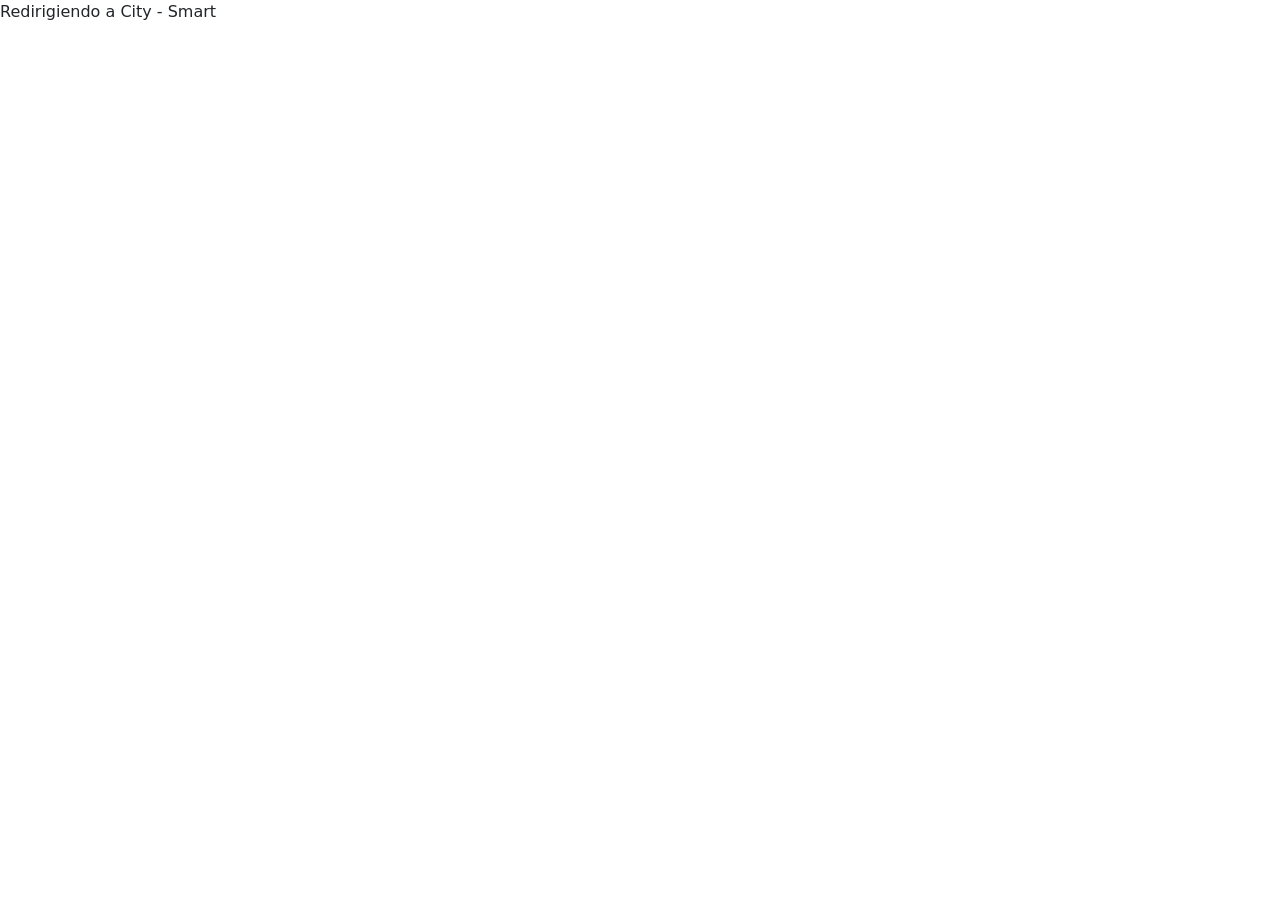
<file: index.html>
<!doctype html>
<html lang="en">
  <head>
    <meta charset="utf-8">
    <meta name="viewport" content="width=device-width, initial-scale=1">
    <title>Smart - City</title>
    <link rel="stylesheet" href="https://cdn.jsdelivr.net/npm/bootstrap-icons@1.13.1/font/bootstrap-icons.min.css">
    <link href="https://cdn.jsdelivr.net/npm/bootstrap@5.3.8/dist/css/bootstrap.min.css" rel="stylesheet" integrity="sha384-sRIl4kxILFvY47J16cr9ZwB07vP4J8+LH7qKQnuqkuIAvNWLzeN8tE5YBujZqJLB" crossorigin="anonymous">
  </head>
  <body>
    <p>Redirigiendo a City - Smart</p>
    <script src="https://cdn.jsdelivr.net/npm/bootstrap@5.3.8/dist/js/bootstrap.bundle.min.js" integrity="sha384-FKyoEForCGlyvwx9Hj09JcYn3nv7wiPVlz7YYwJrWVcXK/BmnVDxM+D2scQbITxI" crossorigin="anonymous"></script>
  </body>
</html>
</file>
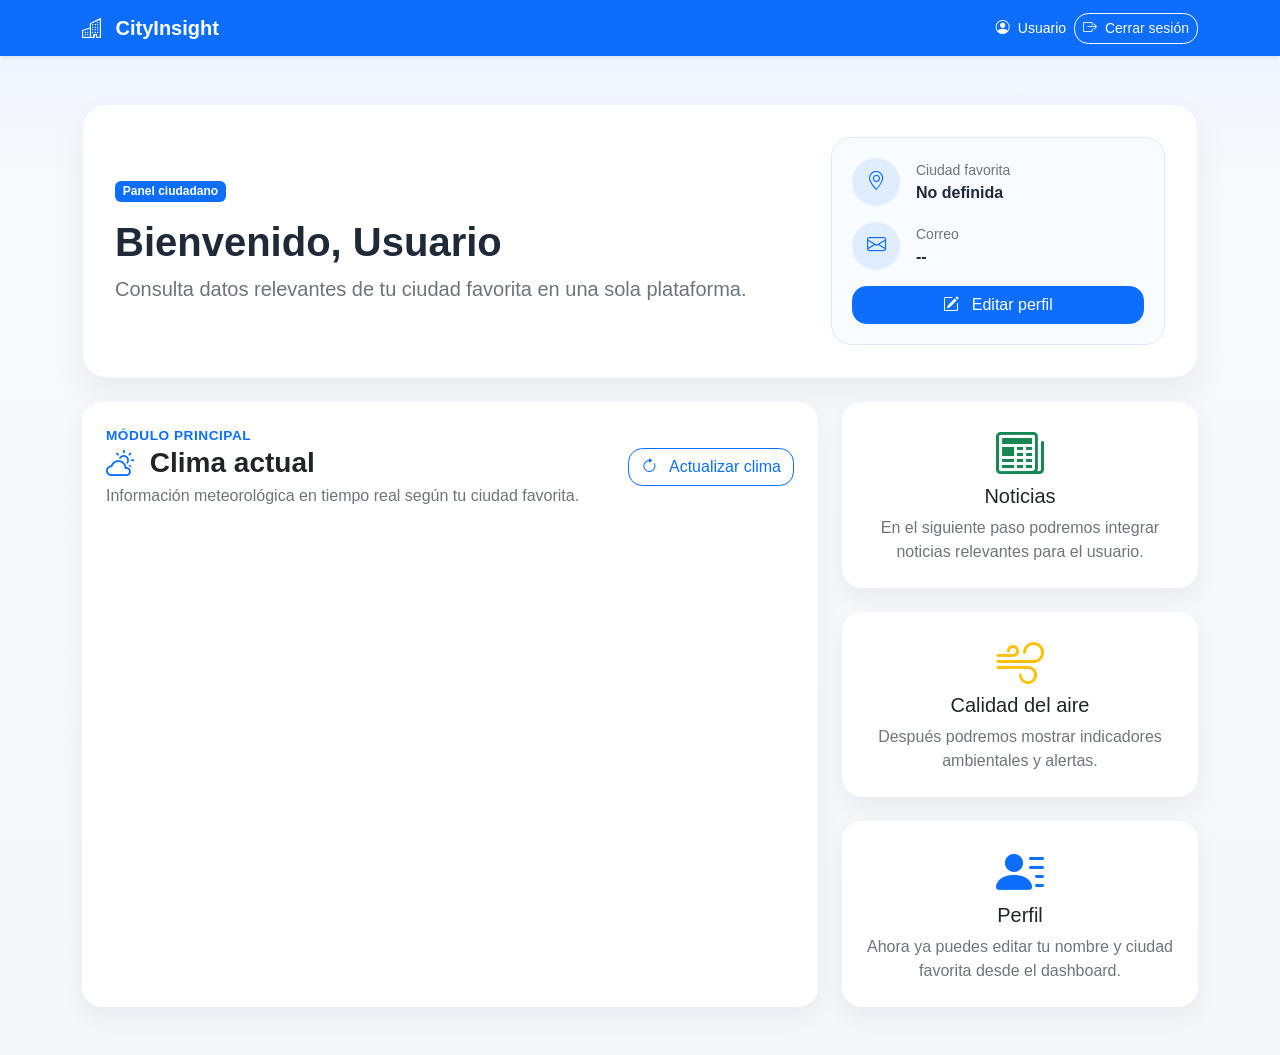
<file: dashboard.html>
<!doctype html>
<html lang="es">
<head>
  <meta charset="UTF-8">
  <meta name="viewport" content="width=device-width, initial-scale=1.0">
  <title>CityInsight | Dashboard</title>

  <link href="https://cdn.jsdelivr.net/npm/bootstrap@5.3.8/dist/css/bootstrap.min.css" rel="stylesheet">
  <link rel="stylesheet" href="https://cdn.jsdelivr.net/npm/bootstrap-icons@1.11.3/font/bootstrap-icons.min.css">
  <link rel="stylesheet" href="./assets/css/styles.css">
</head>
<body class="dashboard-page">

  <nav class="navbar navbar-expand-lg navbar-dark bg-primary shadow-sm">
    <div class="container">
      <a class="navbar-brand fw-bold" href="./dashboard.html">
        <i class="bi bi-buildings me-2"></i>
        CityInsight
      </a>

      <div class="d-flex align-items-center gap-2 ms-auto">
        <span class="text-white small d-none d-md-inline">
          <i class="bi bi-person-circle me-1"></i>
          <span id="navUserName">Usuario</span>
        </span>
        <button id="logoutBtn" class="btn btn-outline-light btn-sm">
          <i class="bi bi-box-arrow-right me-1"></i>
          Cerrar sesión
        </button>
      </div>
    </div>
  </nav>

  <main class="py-5">
    <div class="container">
      <div class="row g-4">
        <div class="col-12">
          <div class="hero-panel">
            <div class="row align-items-center g-4">
              <div class="col-lg-8">
                <span class="badge text-bg-primary mb-3">Panel ciudadano</span>
                <h1 class="display-6 fw-bold mb-2">
                  Bienvenido, <span id="userName">Usuario</span>
                </h1>
                <p class="lead text-secondary mb-0">
                  Consulta datos relevantes de tu ciudad favorita en una sola plataforma.
                </p>
              </div>

              <div class="col-lg-4">
                <div class="profile-summary">
                  <div class="d-flex align-items-center mb-3">
                    <div class="summary-icon me-3">
                      <i class="bi bi-geo-alt"></i>
                    </div>
                    <div>
                      <div class="small text-secondary">Ciudad favorita</div>
                      <div id="favoriteCity" class="fw-semibold">No definida</div>
                    </div>
                  </div>

                  <div class="d-flex align-items-center mb-3">
                    <div class="summary-icon me-3">
                      <i class="bi bi-envelope"></i>
                    </div>
                    <div>
                      <div class="small text-secondary">Correo</div>
                      <div id="userEmail" class="fw-semibold">--</div>
                    </div>
                  </div>

                  <div class="d-grid">
                    <button
                      type="button"
                      class="btn btn-primary"
                      data-bs-toggle="modal"
                      data-bs-target="#editProfileModal"
                      id="openEditProfileBtn"
                    >
                      <i class="bi bi-pencil-square me-2"></i>
                      Editar perfil
                    </button>
                  </div>
                </div>
              </div>
            </div>
          </div>
        </div>

        <!-- CLIMA -->
        <div class="col-lg-8">
          <div class="card info-card h-100">
            <div class="card-body p-4">
              <div class="d-flex flex-column flex-md-row justify-content-between align-items-md-center mb-4 gap-3">
                <div>
                  <div class="section-kicker text-primary">Módulo principal</div>
                  <h3 class="mb-1 fw-bold">
                    <i class="bi bi-cloud-sun me-2 text-primary"></i>
                    Clima actual
                  </h3>
                  <p class="text-secondary mb-0">
                    Información meteorológica en tiempo real según tu ciudad favorita.
                  </p>
                </div>

                <button id="refreshWeatherBtn" class="btn btn-outline-primary">
                  <i class="bi bi-arrow-clockwise me-2"></i>
                  Actualizar clima
                </button>
              </div>

              <div id="weatherAlert" class="alert alert-warning d-none" role="alert"></div>

              <div id="weatherLoading" class="weather-loading d-none">
                <div class="d-flex align-items-center gap-3">
                  <div class="spinner-border text-primary" role="status" aria-hidden="true"></div>
                  <div>
                    <div class="fw-semibold">Consultando clima...</div>
                    <div class="text-secondary small">Obteniendo ubicación y condiciones actuales.</div>
                  </div>
                </div>
              </div>

              <div id="weatherContent" class="d-none">
                <div class="row g-4 align-items-stretch">
                  <div class="col-md-5">
                    <div class="weather-main-card h-100">
                      <div class="weather-icon-wrap mb-3">
                        <i id="weatherIcon" class="bi bi-cloud-sun weather-main-icon"></i>
                      </div>
                      <div class="weather-city" id="weatherCityName">--</div>
                      <div class="weather-desc text-secondary mb-3" id="weatherDescription">--</div>
                      <div class="weather-temp" id="weatherTemperature">--°C</div>
                      <div class="text-secondary mt-2">
                        Sensación térmica: <span id="weatherApparentTemp">--°C</span>
                      </div>
                    </div>
                  </div>

                  <div class="col-md-7">
                    <div class="row g-3">
                      <div class="col-sm-6">
                        <div class="metric-card">
                          <div class="metric-icon text-primary">
                            <i class="bi bi-droplet-half"></i>
                          </div>
                          <div class="metric-label">Humedad</div>
                          <div class="metric-value" id="weatherHumidity">--%</div>
                        </div>
                      </div>

                      <div class="col-sm-6">
                        <div class="metric-card">
                          <div class="metric-icon text-info">
                            <i class="bi bi-wind"></i>
                          </div>
                          <div class="metric-label">Viento</div>
                          <div class="metric-value" id="weatherWind">-- km/h</div>
                        </div>
                      </div>

                      <div class="col-sm-6">
                        <div class="metric-card">
                          <div class="metric-icon text-warning">
                            <i class="bi bi-thermometer-half"></i>
                          </div>
                          <div class="metric-label">Coordenadas</div>
                          <div class="metric-value small-value" id="weatherCoords">--</div>
                        </div>
                      </div>

                      <div class="col-sm-6">
                        <div class="metric-card">
                          <div class="metric-icon text-success">
                            <i class="bi bi-clock-history"></i>
                          </div>
                          <div class="metric-label">Actualizado</div>
                          <div class="metric-value small-value" id="weatherUpdatedAt">--</div>
                        </div>
                      </div>
                    </div>
                  </div>
                </div>
              </div>
            </div>
          </div>
        </div>

        <!-- OTROS MÓDULOS -->
        <div class="col-lg-4">
          <div class="row g-4">
            <div class="col-12">
              <div class="card info-card h-100">
                <div class="card-body text-center p-4">
                  <i class="bi bi-newspaper display-5 text-success mb-3"></i>
                  <h5 class="card-title">Noticias</h5>
                  <p class="card-text text-secondary mb-0">
                    En el siguiente paso podremos integrar noticias relevantes para el usuario.
                  </p>
                </div>
              </div>
            </div>

            <div class="col-12">
              <div class="card info-card h-100">
                <div class="card-body text-center p-4">
                  <i class="bi bi-wind display-5 text-warning mb-3"></i>
                  <h5 class="card-title">Calidad del aire</h5>
                  <p class="card-text text-secondary mb-0">
                    Después podremos mostrar indicadores ambientales y alertas.
                  </p>
                </div>
              </div>
            </div>

            <div class="col-12">
              <div class="card info-card h-100">
                <div class="card-body text-center p-4">
                  <i class="bi bi-person-lines-fill display-5 text-primary mb-3"></i>
                  <h5 class="card-title">Perfil</h5>
                  <p class="card-text text-secondary mb-0">
                    Ahora ya puedes editar tu nombre y ciudad favorita desde el dashboard.
                  </p>
                </div>
              </div>
            </div>
          </div>
        </div>

      </div>
    </div>
  </main>

  <!-- Modal editar perfil -->
  <div class="modal fade" id="editProfileModal" tabindex="-1" aria-labelledby="editProfileModalLabel" aria-hidden="true">
    <div class="modal-dialog modal-dialog-centered">
      <div class="modal-content border-0 shadow-lg modal-profile">
        <div class="modal-header border-0 pb-0">
          <div>
            <h5 class="modal-title fw-bold" id="editProfileModalLabel">
              <i class="bi bi-person-gear me-2 text-primary"></i>
              Editar perfil
            </h5>
            <p class="text-secondary small mb-0 mt-1">
              Actualiza tu información y personaliza el panel.
            </p>
          </div>
          <button type="button" class="btn-close" data-bs-dismiss="modal" aria-label="Cerrar"></button>
        </div>

        <div class="modal-body pt-3">
          <div id="profileAlert" class="alert alert-danger d-none" role="alert"></div>
          <div id="profileSuccess" class="alert alert-success d-none" role="alert"></div>

          <form id="editProfileForm" novalidate>
            <div class="mb-3">
              <label for="editName" class="form-label">Nombre completo</label>
              <input
                type="text"
                class="form-control form-control-lg"
                id="editName"
                placeholder="Tu nombre completo"
                required
              >
            </div>

            <div class="mb-3">
              <label for="editEmail" class="form-label">Correo electrónico</label>
              <input
                type="email"
                class="form-control form-control-lg"
                id="editEmail"
                readonly
              >
              <div class="form-text">El correo se muestra como referencia y no se modifica en este paso.</div>
            </div>

            <div class="mb-3">
              <label for="editCity" class="form-label">Ciudad favorita</label>
              <input
                type="text"
                class="form-control form-control-lg"
                id="editCity"
                placeholder="Ej. Querétaro"
                required
              >
            </div>

            <div class="d-grid">
              <button type="submit" id="saveProfileBtn" class="btn btn-primary btn-lg">
                <i class="bi bi-check-circle me-2"></i>
                Guardar cambios
              </button>
            </div>
          </form>
        </div>
      </div>
    </div>
  </div>

  <script src="https://cdn.jsdelivr.net/npm/bootstrap@5.3.8/dist/js/bootstrap.bundle.min.js"></script>
  <script type="module" src="./assets/js/dashboard.js"></script>
</body>
</html>
</file>
<file: assets/css/styles.css>
:root {
  --ci-primary: #0d6efd;
  --ci-primary-dark: #0a58ca;
  --ci-bg: #f5f7fb;
  --ci-text: #1f2937;
  --ci-muted: #6b7280;
  --ci-card: #ffffff;
  --ci-border: #e5e7eb;
}

body {
  font-family: "Segoe UI", Tahoma, Geneva, Verdana, sans-serif;
  color: var(--ci-text);
  background-color: var(--ci-bg);
}

.auth-page {
  min-height: 100vh;
}

.auth-wrapper {
  background:
    radial-gradient(circle at top left, rgba(255,255,255,0.25), transparent 30%),
    linear-gradient(135deg, var(--ci-primary), #6ea8fe);
  padding: 2rem 0;
}

.auth-card {
  border-radius: 1.25rem;
  overflow: hidden;
  background: rgba(255, 255, 255, 0.98);
  backdrop-filter: blur(4px);
}

.brand-badge {
  width: 72px;
  height: 72px;
  margin: 0 auto;
  border-radius: 50%;
  display: flex;
  align-items: center;
  justify-content: center;
  background: rgba(13, 110, 253, 0.10);
  color: var(--ci-primary);
  font-size: 2rem;
}

.form-control {
  border-radius: 0.9rem;
  border: 1px solid var(--ci-border);
}

.form-control:focus {
  box-shadow: 0 0 0 0.2rem rgba(13, 110, 253, 0.15);
  border-color: rgba(13, 110, 253, 0.5);
}

.btn {
  border-radius: 0.9rem;
}

.dashboard-page {
  min-height: 100vh;
  background: linear-gradient(to bottom, #eef4ff 0%, #f7f9fc 180px, #f5f7fb 100%);
}

.hero-panel {
  background: #fff;
  border: 1px solid rgba(13, 110, 253, 0.08);
  border-radius: 1.5rem;
  padding: 2rem;
  box-shadow: 0 15px 35px rgba(15, 23, 42, 0.06);
}

.profile-summary {
  background: #f8fbff;
  border: 1px solid #dbe8ff;
  border-radius: 1.25rem;
  padding: 1.25rem;
}

.summary-icon {
  width: 48px;
  height: 48px;
  border-radius: 50%;
  background: rgba(13, 110, 253, 0.1);
  color: var(--ci-primary);
  display: flex;
  align-items: center;
  justify-content: center;
  font-size: 1.2rem;
}

.info-card {
  border: 0;
  border-radius: 1.25rem;
  box-shadow: 0 10px 24px rgba(15, 23, 42, 0.06);
  transition: transform 0.2s ease, box-shadow 0.2s ease;
}

.info-card:hover {
  transform: translateY(-4px);
  box-shadow: 0 18px 36px rgba(15, 23, 42, 0.10);
}

.section-kicker {
  font-size: 0.85rem;
  font-weight: 700;
  letter-spacing: 0.04em;
  text-transform: uppercase;
}

.weather-loading {
  background: #f8fbff;
  border: 1px solid #dbe8ff;
  border-radius: 1rem;
  padding: 1rem 1.25rem;
}

.weather-main-card {
  background: linear-gradient(180deg, #f8fbff 0%, #eef5ff 100%);
  border: 1px solid #dbe8ff;
  border-radius: 1.25rem;
  padding: 1.5rem;
  text-align: center;
}

.weather-icon-wrap {
  width: 84px;
  height: 84px;
  margin: 0 auto;
  border-radius: 50%;
  background: rgba(13, 110, 253, 0.10);
  color: var(--ci-primary);
  display: flex;
  align-items: center;
  justify-content: center;
}

.weather-main-icon {
  font-size: 2.25rem;
}

.weather-city {
  font-size: 1.25rem;
  font-weight: 700;
}

.weather-desc {
  min-height: 24px;
}

.weather-temp {
  font-size: 2.8rem;
  font-weight: 700;
  line-height: 1;
}

.metric-card {
  background: #ffffff;
  border: 1px solid var(--ci-border);
  border-radius: 1rem;
  padding: 1rem;
  height: 100%;
  box-shadow: 0 8px 16px rgba(15, 23, 42, 0.04);
}

.metric-icon {
  font-size: 1.4rem;
  margin-bottom: 0.5rem;
}

.metric-label {
  font-size: 0.9rem;
  color: var(--ci-muted);
  margin-bottom: 0.35rem;
}

.metric-value {
  font-size: 1.2rem;
  font-weight: 700;
}

.small-value {
  font-size: 0.95rem;
  line-height: 1.35;
}

.modal-profile {
  border-radius: 1.25rem;
  overflow: hidden;
}

.modal-profile .modal-header,
.modal-profile .modal-body {
  background: #ffffff;
}

@media (max-width: 576px) {
  .auth-wrapper {
    padding: 1.25rem 0;
  }

  .hero-panel {
    padding: 1.25rem;
  }

  .weather-temp {
    font-size: 2.3rem;
  }
}
</file>
